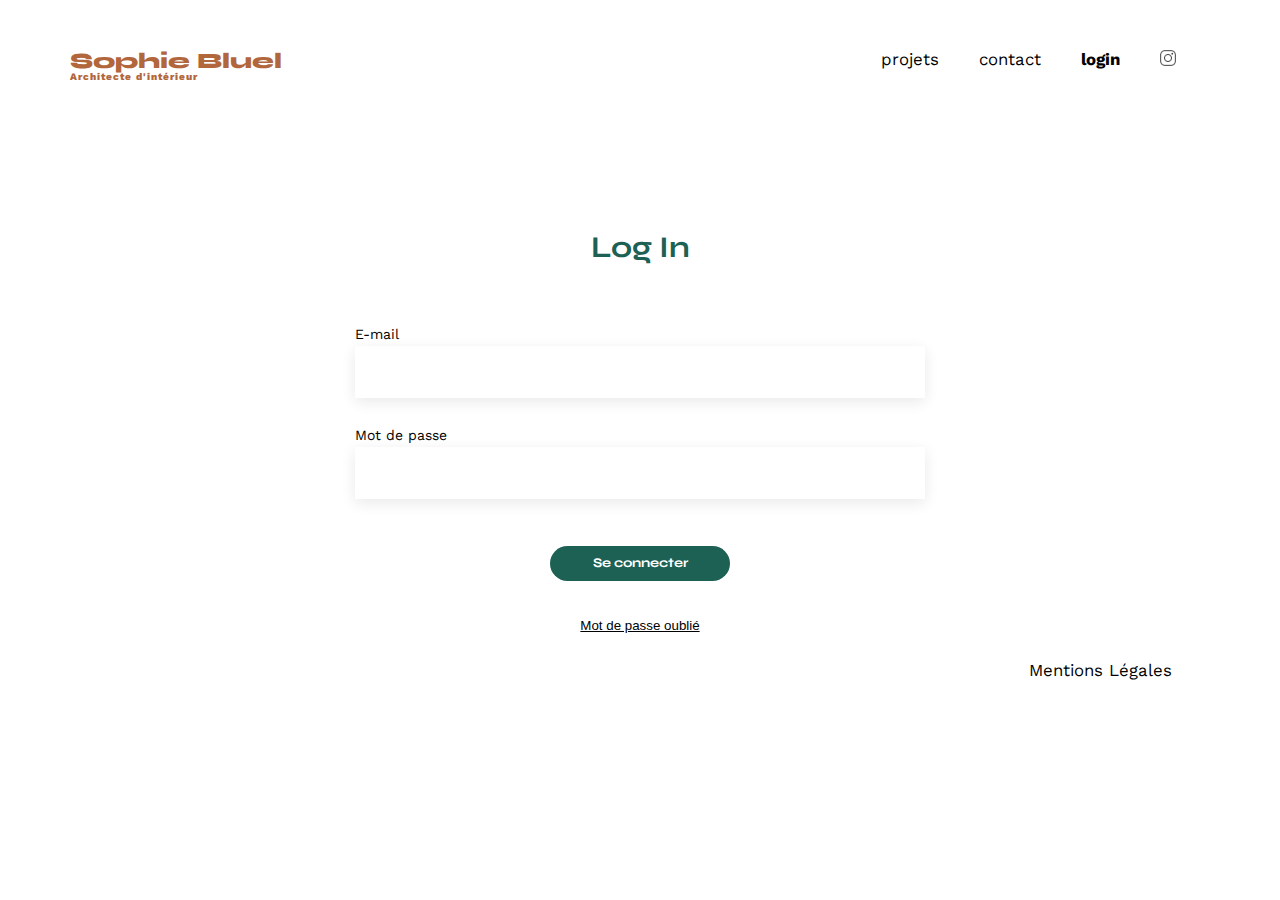
<file: FrontEnd/login.html>
<!DOCTYPE html>
<html lang="fr">
  <head>
    <meta charset="UTF-8" />
    <title>Connexion - Sophie Bluel</title>
    <meta name="viewport" content="width=device-width, initial-scale=1.0" />
    <link rel="preconnect" href="https://fonts.googleapis.com" />
    <link rel="preconnect" href="https://fonts.gstatic.com" crossorigin />
    <link
      href="https://fonts.googleapis.com/css2?family=Syne:wght@700;800&family=Work+Sans&display=swap"
      rel="stylesheet"
    />
    <link rel="stylesheet" href="./assets/style.css" />
  </head>
  <header>
    <h1>Sophie Bluel <span>Architecte d'intérieur</span></h1>
    <nav>
      <ul>
        <li>projets</li>
        <li>contact</li>
        <li id="selection"><a href="login.html">login</a></li>
        <li><img src="./assets/icons/instagram.png" alt="Instagram" /></li>
      </ul>
    </nav>
  </header>
  <body>
    <main>
      <section id="login">
        <h2>Log In</h2>
        <p id="error-message" class="error-message"></p>
        <form id="login-form">
          <label for="email">E-mail</label>
          <input type="email" name="email" id="email" required />
          <label for="password">Mot de passe</label>
          <input type="password" name="password" id="password" required />
          <input type="submit" value="Se connecter" />
          <button type="button" id="forgot-password">
            Mot de passe oublié
          </button>
        </form>
      </section>
    </main>
    <script src="./scripts/login.js"></script>
  </body>
  <footer>
    <nav>
      <ul>
        <li>Mentions Légales</li>
      </ul>
    </nav>
  </footer>
</html>
</file>
<file: FrontEnd/assets/style.css>
/* http://meyerweb.com/eric/tools/css/reset/
   v2.0 | 20110126
   License: none (public domain)
*/

html,
body,
div,
span,
applet,
object,
iframe,
h1,
h2,
h3,
h4,
h5,
h6,
p,
blockquote,
pre,
a,
abbr,
acronym,
address,
big,
cite,
code,
del,
dfn,
em,
img,
ins,
kbd,
q,
s,
samp,
small,
strike,
strong,
sub,
sup,
tt,
var,
b,
u,
i,
center,
dl,
dt,
dd,
ol,
ul,
li,
fieldset,
form,
label,
legend,
table,
caption,
tbody,
tfoot,
thead,
tr,
th,
td,
article,
aside,
canvas,
details,
embed,
figure,
figcaption,
footer,
header,
hgroup,
menu,
nav,
output,
ruby,
section,
summary,
time,
mark,
audio,
video {
  margin: 0;
  padding: 0;
  border: 0;
  font-size: 100%;
  font: inherit;
  vertical-align: baseline;
}
/* HTML5 display-role reset for older browsers */
article,
aside,
details,
figcaption,
figure,
footer,
header,
hgroup,
menu,
nav,
section {
  display: block;
}
body {
  line-height: 1;
}
ol,
ul {
  list-style: none;
}
blockquote,
q {
  quotes: none;
}
blockquote:before,
blockquote:after,
q:before,
q:after {
  content: "";
  content: none;
}
table {
  border-collapse: collapse;
  border-spacing: 0;
}
/** end reset css**/
body {
  max-width: 1140px;
  margin: auto;
  font-family: "Work Sans";
  font-size: 14px;
}
header {
  display: flex;
  justify-content: space-between;
  margin: 50px 0;
}
section {
  margin-top: 100px;
}

h1 {
  display: flex;
  flex-direction: column;
  font-family: "Syne";
  font-size: 22px;
  font-weight: 800;
  color: #b1663c;
}

h1 > span {
  font-family: "Work Sans";
  font-size: 10px;
  letter-spacing: 0.1em;
}

h2 {
  font-family: "Syne";
  font-weight: 700;
  font-size: 30px;
  color: #1d6154;
  padding-top: 100px;
  display: flex;
  align-items: center;
}
nav ul {
  display: flex;
  align-items: center;
  list-style-type: none;
}
nav li {
  padding: 0 10px;
  font-size: 1.2em;
}

li:hover {
  color: #b1663c;
}
#introduction {
  display: flex;
  align-items: center;
}
#introduction figure {
  flex: 1;
}
#introduction img {
  display: block;
  margin: auto;
  width: 80%;
}

#introduction article {
  flex: 1;
}
#introduction h2 {
  margin-bottom: 1em;
}

#introduction p {
  margin-bottom: 0.5em;
}
#portfolio h2 {
  text-align: center;
  margin-bottom: 1em;
  justify-content: center;
  padding-bottom: 30px;
}
.gallery {
  width: 100%;
  display: grid;
  grid-template-columns: 1fr 1fr 1fr;
  grid-column-gap: 20px;
  grid-row-gap: 20px;
}

.gallery img {
  width: 100%;
  max-height: 491px;
}
#contact {
  width: 50%;
  margin: auto;
}
#contact > * {
  text-align: center;
}
#contact h2 {
  margin-bottom: 20px;
  justify-content: center;
}
#contact form {
  text-align: left;
  margin-top: 30px;
  display: flex;
  flex-direction: column;
}

#contact input {
  height: 50px;
  font-size: 1.2em;
  border: none;
  box-shadow: 0px 4px 14px rgba(0, 0, 0, 0.09);
}
#contact label {
  margin: 2em 0 1em 0;
}
#contact textarea {
  border: none;
  box-shadow: 0px 4px 14px rgba(0, 0, 0, 0.09);
}

input[type="submit"] {
  font-family: "Syne";
  font-weight: 700;
  color: white;
  background-color: #1d6154;
  margin: 2em auto;
  width: 180px;
  text-align: center;
  border-radius: 60px;
}

footer nav ul {
  display: flex;
  justify-content: flex-end;
  margin: 2em;
}

/* Styles pour les boutons de filtre */
.filters {
  text-align: center;
  margin-bottom: 20px;
}

.filters button {
  background-color: transparent;
  color: #1d6154;
  border: 2px solid #1d6154;
  padding: 10px 20px;
  margin: 5px;
  cursor: pointer;
  border-radius: 50px;
  font-family: "Syne";
  transition: background-color 0.3s, color 0.3s;
}

.filters button.active {
  background-color: #1d6154;
  color: white;
}

/* Styles pour la page de connexion */
#login {
  width: 50%;
  margin: auto;
  text-align: center;
}

#login form {
  text-align: left;
  margin-top: 30px;
  display: flex;
  flex-direction: column;
}

#login label {
  margin: 10px 0 5px;
  font-family: "Work Sans";
  font-size: 14px;
}

#login input[type="email"],
#login input[type="password"] {
  height: 50px;
  font-size: 1.2em;
  border: none;
  box-shadow: 0px 4px 14px rgba(0, 0, 0, 0.09);
  margin-bottom: 20px;
}

#login input[type="submit"] {
  height: 35px;
  border: none;
  cursor: pointer;
}

#login button#forgot-password {
  background: none;
  border: none;
  cursor: pointer;
  margin-top: 10px;
  text-decoration: underline;
}

.error-message {
  color: red;
  font-family: "Work Sans";
  font-size: 14px;
  margin-top: 10px;
}

nav img {
  width: 40%;
}

nav li {
  padding-left: 30px;
  text-decoration: none;
}

nav a {
  text-decoration: none;
  color: black;
}

#selection {
  font-weight: bold;
}

/* Encadré noir pour le mode édition */
#admin-bar {
  background-color: black;
  color: white;
  padding: 10px;
  position: absolute;
  top: 0;
  left: 0;
  width: 100vw;
  display: flex;
  align-items: center;
  justify-content: center;
  display: none;
}

/* Bouton Modifier */
#edit-button {
  background: none;
  border: none;
  padding: 10px 0px;
  cursor: pointer;
  border-radius: 5px;
  font-family: "Syne";
  font-size: 14px;
  margin-left: 10px;
  display: flex;
  align-items: center;
  display: none;
}

/* Styles pour la fenêtre modale */
.modal {
  display: none;
  position: fixed;
  z-index: 1001;
  left: 0;
  top: 0;
  width: 100%;
  height: 100%;
  overflow: auto;
  background-color: rgba(0, 0, 0, 0.4);
}

.modal-content {
  background-color: white;
  margin: 15% auto;
  padding: 20px;
  width: 80%;
  max-width: 500px;
  border-radius: 10px;
}

.close {
  float: right;
  font-size: 28px;
  font-weight: bold;
}

.close:hover,
.close:focus {
  color: black;
  text-decoration: none;
  cursor: pointer;
}

svg {
  width: 20px;
  height: 20px;
}

h2 svg {
  padding-left: 30px;
}

#login h2 {
  margin: auto;
  width: fit-content;
}

#login #error-message {
  height: 15px;
}

.modal-gallery {
  display: grid;
  grid-template-columns: repeat(5, 1fr);
  gap: 10px;
  margin-bottom: 20px;
  padding: 50px;
}

.modal-gallery img {
  width: 100%;
  height: auto;
  padding-bottom: 15px;
  max-height: 97px;
}

#modal p {
  margin-top: 20px;
  display: flex;
  justify-content: center;
  font-size: 22px;
}

.delete-button {
  position: absolute;
  top: 5px;
  right: 5px;
  background-color: black;
  border: none;
  cursor: pointer;
  color: white;
  font-size: 12px;
  width: 17px;
  height: 17px;
  display: flex;
  align-items: center;
  justify-content: center;
}

.delete-button svg {
  width: 9px;
  height: 11px;
}

/* Styles pour le bouton Ajouter une photo */
#add-photo-button {
  background-color: #1d6154;
  color: white;
  border: none;
  padding: 10px 45px;
  cursor: pointer;
  border-radius: 5px;
  font-family: "Syne";
  font-size: 14px;
  margin-top: 40px;
  display: block;
  margin-left: auto;
  margin-right: auto;
  border-radius: 60px;
  margin-bottom: 10px;
}

/* Styles pour la modale ajout photo */
#add-photo-content {
  display: none;
}

.back-button {
  background: none;
  border: none;
  cursor: pointer;
  display: flex;
  align-items: center;
}

.back-button svg {
  width: 24px;
  height: 24px;
  fill: black;
}

#add-photo-form {
  display: flex;
  flex-direction: column;
  margin: 50px;
}

#add-photo-form label {
  margin-bottom: 10px;
  font-family: "Work Sans";
  font-size: 14px;
}

#add-photo-form input,
#add-photo-form select {
  margin-bottom: 25px;
  border-radius: 5px;
  height: 45px;
  font-size: 1.2em;
  border: none;
  box-shadow: 0px 4px 14px rgba(0, 0, 0, 0.09);
  background-color: white;
}

#add-photo-form input[type="file"] {
  padding: 0;
}

#add-photo-form button {
  background-color: grey;
  cursor: not-allowed;
  color: white;
  border: none;
  font-family: "Syne";
  font-size: 14px;
  border-radius: 60px;
  padding: 10px 80px;
  margin: 10px auto;
}

#add-photo-form button.active {
  cursor: pointer;
  background-color: #1d6154;
}

/* Styles pour la zone de téléchargement d'image */
#image-upload-container {
  position: relative;
  border: none;
  border-radius: 3px;
  padding: 20px;
  text-align: center;
  background-color: #e8f1f6;
  margin-bottom: 20px;
}

#image-upload-container input[type="file"] {
  display: none;
}

#image-upload-placeholder {
  display: flex;
  flex-direction: column;
  align-items: center;
  justify-content: center;
  height: 150px;
  border: none;
}

#image-upload-placeholder svg {
  width: 50px;
  height: 50px;
}

.upload-photo-button {
  background-color: #1d6154;
  color: white;
  border: none;
  padding: 10px 20px;
  cursor: pointer;
  border-radius: 5px;
  font-family: "Syne";
  font-size: 14px;
  margin-bottom: 10px;
}

#image-upload-placeholder p {
  font-family: "Work Sans";
  font-size: 12px;
}

#image-preview {
  width: 100%;
  max-height: 150px;
  object-fit: contain;
  max-width: 150px;
  margin: auto;
  display: none;
}

#image-upload-container .upload-photo-button {
  background-color: #cbd6dc;
  color: #306685;
  border: none;
  padding: 10px 30px;
  cursor: pointer;
  border-radius: 50px;
  font-family: "Syne";
  font-size: 14px;
  margin-bottom: 0px;
}

/* Styles pour la barre grise */
.separator {
  border: none;
  border-top: 1px solid #b3b3b3;
  margin: 20px 50px;
}

.modal {
  display: none;
}
</file>
